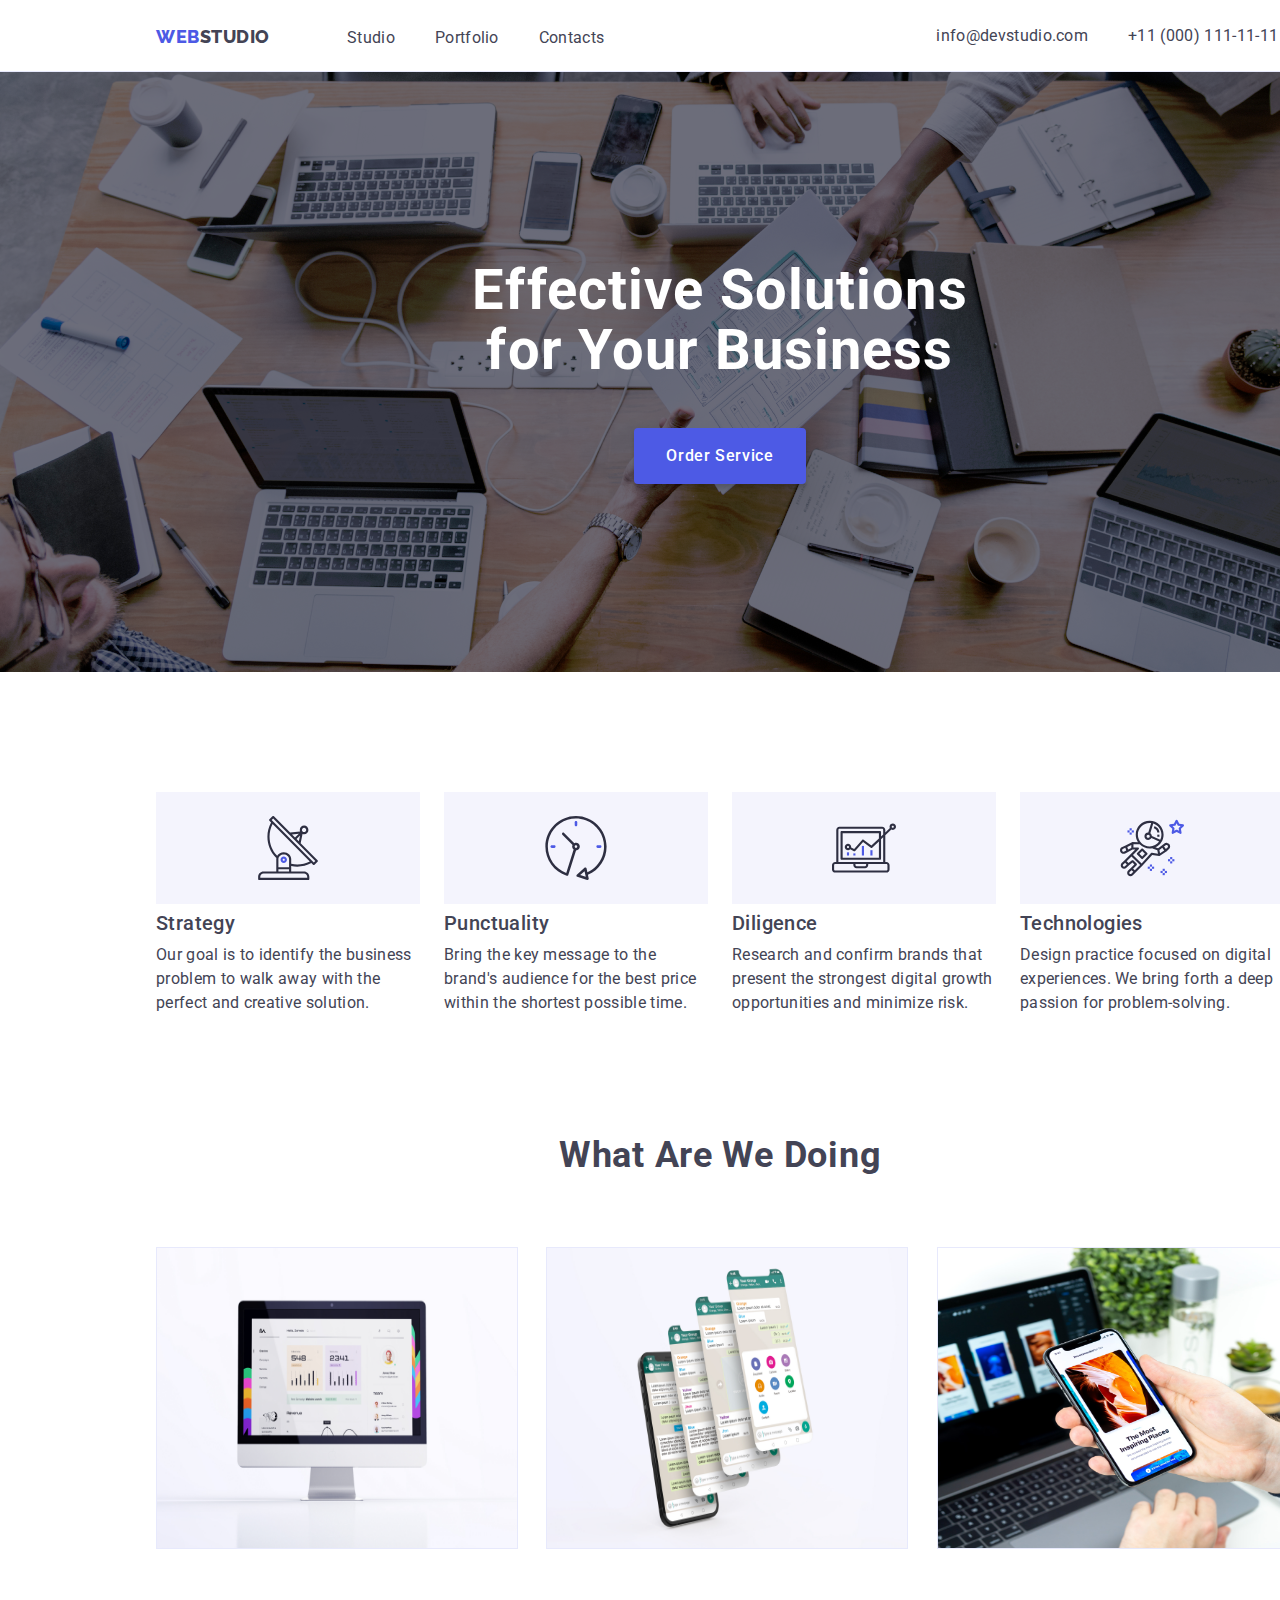
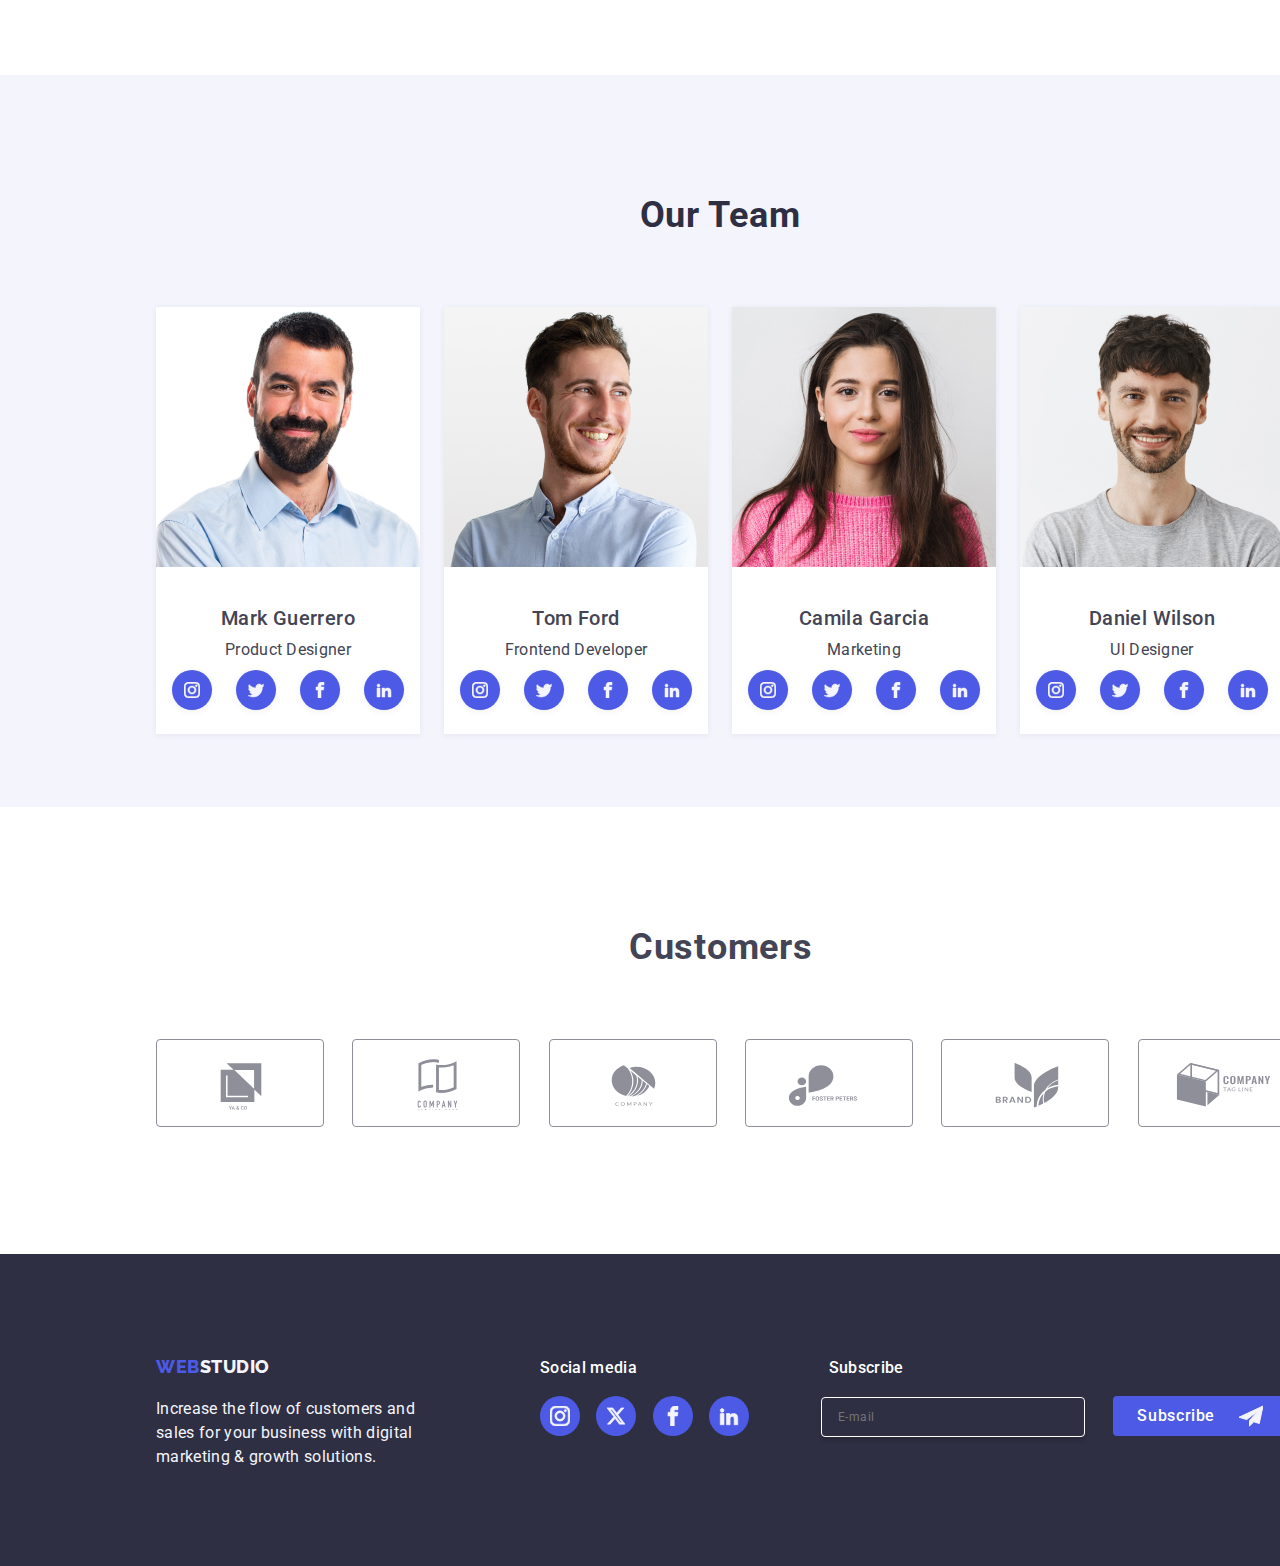
<file: index.html>
<!DOCTYPE html>
<html lang="en">
  <head>
    <meta charset="UTF-8" />
    <meta http-equiv="X-UA-Compatible" content="IE=edge" />
    <meta name="viewport" content="width=device-width, initial-scale=1.0" />
    <link rel="preconnect" href="https://fonts.googleapis.com" />
    <link rel="preconnect" href="https://fonts.gstatic.com" crossorigin />
    <link
      href="https://fonts.googleapis.com/css2?family=Raleway:wght@800&family=Roboto:wght@400;500;700;900&display=swap"
      rel="stylesheet"
    />
    <title>Homepage</title>
    <!-- Normalizer -->
    <link
      rel="stylesheet"
      href="https://cdnjs.cloudflare.com/ajax/libs/modern-normalize/2.0.0/modern-normalize.min.css"
    />

    <!-- CSS Folder -->
    <link rel="stylesheet" href="css/styles.css" />
  </head>

  <body>
    <header>
      <p class="header-sitename">
        <a href="index.html"><span class="header-span">WEB</span>STUDIO</a>
      </p>
      <nav>
        <ul class="header-nav">
          <li><a href="index.html" rel="Home Page">Studio</a></li>
          <li><a href="portfolio.html" rel="Portfolio">Portfolio</a></li>
          <li><a href="#Contacts">Contacts</a></li>
        </ul>
      </nav>
      <ul class="header-contact">
        <li><a href="mailto:info@devstudio.com">info@devstudio.com</a></li>
        <li><a href="tel:+110001111111">+11 (000) 111-11-11</a></li>
      </ul>
    </header>

    <main>
      <section class="splash-header">
        <h1>Effective Solutions for Your Business</h1>
        <button type="button" class="order-button data-modal-open">
          Order Service
        </button>
        <div class="data-modal is-hidden">
          <div class="modal-content">
            <svg class="modal-close-icon data-modal-close" width="8" height="8">
              <use href="./images/icons.svg#icon-close"></use>
            </svg>
            <!-- replace close span to icon, if possible -->
            <p class="modal-title">
              Leave your contacts and we will call you back
            </p>

            <form name="modal-form">
              <!-- Name -->
              <label class="form-field">
                <span class="form-label">Name</span>
                <div class="form-input-icon">
                  <i>
                    <svg class="form-icon" width="18" height="18">
                      <use href="./images/icons.svg#icon-name"></use>
                    </svg>
                  </i>
                  <input
                    class="form-input"
                    type="text"
                    name="customer-name"
                    id=""
                    required
                  />
                </div>
              </label>

              <!-- Phone -->
              <label class="form-field">
                <span class="form-label">Phone</span>
                <div class="form-input-icon">
                  <i>
                    <svg class="form-icon" width="18" height="18">
                      <use href="./images/icons.svg#icon-phone"></use>
                    </svg>
                  </i>
                  <input
                    class="form-input"
                    type="tel"
                    name="customer-phone"
                    id=""
                    required
                  />
                </div>
              </label>

              <!-- Email -->
              <label class="form-field">
                <span class="form-label">Email</span>
                <div class="form-input-icon">
                  <i>
                    <svg class="form-icon" width="18" height="18">
                      <use href="./images/icons.svg#icon-email"></use>
                    </svg>
                  </i>
                  <input
                    class="form-input"
                    type="email"
                    name="user-email"
                    required
                  />
                </div>
              </label>

              <!--  Comments -->
              <label class="form-field">
                <span class="form-label">Comments</span>
                <textarea
                  class="form-textarea"
                  name="user-feedback"
                  rows="8"
                  placeholder="Text input"
                ></textarea>
              </label>

              <!-- Terms and Privacy Policy -->
              <label class="form-agreement">
                <input
                  class="form-checkbox visually-hidden"
                  type="checkbox"
                  name="user-terms"
                  required
                />
                <span class="checkmark"></span>
                <span
                  >I accept the terms and conditions of the
                  <a
                    class="form-terms"
                    href="privacy.html"
                    target="_blank"
                    rel="privacy-policy"
                    >Privacy Policy</a
                  ></span
                >
              </label>

              <!-- Form Button -->
              <button class="button form-button" type="submit">Send</button>
            </form>
          </div>
        </div>
      </section>

      <section class="what-are-we-doing">
        <div class="wawd-advantages">
          <ul>
            <li>
              <svg class="advantages-icon">
                <use
                  href="images/icons.svg#icon-strategy-adv-icon"
                  width="64px"
                  height="64px"
                ></use>
              </svg>
              <h3>Strategy</h3>
              <p>
                Our goal is to identify the business problem to walk away with
                the perfect and creative solution.
              </p>
            </li>
            <li>
              <svg class="advantages-icon">
                <use
                  href="images/icons.svg#icon-punctuality-adv-icon"
                  width="64px"
                  height="64px"
                ></use>
              </svg>
              <h3>Punctuality</h3>
              <p>
                Bring the key message to the brand's audience for the best price
                within the shortest possible time.
              </p>
            </li>
            <li>
              <svg class="advantages-icon">
                <use
                  href="images/icons.svg#icon-diligence-adv-icon"
                  width="64px"
                  height="64px"
                ></use>
              </svg>
              <h3>Diligence</h3>
              <p>
                Research and confirm brands that present the strongest digital
                growth opportunities and minimize risk.
              </p>
            </li>
            <li>
              <svg class="advantages-icon">
                <use
                  href="images/icons.svg#icon-technologies-adv-icon"
                  width="64px"
                  height="64px"
                ></use>
              </svg>
              <h3>Technologies</h3>
              <p>
                Design practice focused on digital experiences. We bring forth a
                deep passion for problem-solving.
              </p>
            </li>
          </ul>
        </div>

        <div class="wawd-images">
          <h2>What are we doing</h2>
          <ul>
            <li><img src="images/wawd-img1.jpg" alt="desktop monitor" /></li>
            <li><img src="images/wawd-img2.jpg" alt="phone screen layer" /></li>
            <li>
              <img src="images/wawd-img3.jpg" alt="man holding a phone" />
            </li>
          </ul>
        </div>
      </section>

      <section class="our-team">
        <h2>Our Team</h2>
        <ul class="our-team-list">
          <li>
            <img src="images/ourteam-markguererro.jpg" alt="mark guerrero" />
            <h3>Mark Guerrero</h3>
            <p>Product Designer</p>
            <ul class="our-team-icons">
              <li class="icons">
                <svg class="ot-social-icons">
                  <use
                    href="images/icons.svg#icon-instagram"
                    width="16px"
                    height="16px"
                  ></use>
                </svg>
              </li>
              <li class="icons">
                <svg class="ot-social-icons">
                  <use
                    href="images/icons.svg#icon-twitter"
                    width="16px"
                    height="16px"
                  ></use>
                </svg>
              </li>
              <li class="icons">
                <svg class="ot-social-icons">
                  <use
                    href="images/icons.svg#icon-facebook"
                    width="16px"
                    height="16px"
                  ></use>
                </svg>
              </li>
              <li class="icons">
                <svg class="ot-social-icons">
                  <use
                    href="images/icons.svg#icon-linkedin2"
                    width="16px"
                    height="16px"
                  ></use>
                </svg>
              </li>
            </ul>
          </li>

          <li>
            <img src="images/ourteam-tomford.jpg" alt="tom ford" />
            <h3>Tom Ford</h3>
            <p>Frontend Developer</p>
            <ul class="our-team-icons">
              <li class="icons">
                <svg class="ot-social-icons">
                  <use
                    href="images/icons.svg#icon-instagram"
                    width="16px"
                    height="16px"
                  ></use>
                </svg>
              </li>
              <li class="icons">
                <svg class="ot-social-icons">
                  <use
                    href="images/icons.svg#icon-twitter"
                    width="16px"
                    height="16px"
                  ></use>
                </svg>
              </li>
              <li class="icons">
                <svg class="ot-social-icons">
                  <use
                    href="images/icons.svg#icon-facebook"
                    width="16px"
                    height="16px"
                  ></use>
                </svg>
              </li>
              <li class="icons">
                <svg class="ot-social-icons">
                  <use
                    href="images/icons.svg#icon-linkedin2"
                    width="16px"
                    height="16px"
                  ></use>
                </svg>
              </li>
            </ul>
          </li>

          <li>
            <img src="images/ourteam-camilagarcia.jpg" alt="camila garcia" />
            <h3>Camila Garcia</h3>
            <p>Marketing</p>
            <ul class="our-team-icons">
              <li class="icons">
                <svg class="ot-social-icons">
                  <use
                    href="images/icons.svg#icon-instagram"
                    width="16px"
                    height="16px"
                  ></use>
                </svg>
              </li>
              <li class="icons">
                <svg class="ot-social-icons">
                  <use
                    href="images/icons.svg#icon-twitter"
                    width="16px"
                    height="16px"
                  ></use>
                </svg>
              </li>
              <li class="icons">
                <svg class="ot-social-icons">
                  <use
                    href="images/icons.svg#icon-facebook"
                    width="16px"
                    height="16px"
                  ></use>
                </svg>
              </li>
              <li class="icons">
                <svg class="ot-social-icons">
                  <use
                    href="images/icons.svg#icon-linkedin2"
                    width="16px"
                    height="16px"
                  ></use>
                </svg>
              </li>
            </ul>
          </li>

          <li>
            <img src="images/ourteam-danielwilson.jpg" alt="daniel wilson" />
            <h3>Daniel Wilson</h3>
            <p>UI Designer</p>
            <ul class="our-team-icons">
              <li class="icons">
                <svg class="ot-social-icons">
                  <use
                    href="images/icons.svg#icon-instagram"
                    width="16px"
                    height="16px"
                  ></use>
                </svg>
              </li>
              <li class="icons">
                <svg class="ot-social-icons">
                  <use
                    href="images/icons.svg#icon-twitter"
                    width="16px"
                    height="16px"
                  ></use>
                </svg>
              </li>
              <li class="icons">
                <svg class="ot-social-icons">
                  <use
                    href="images/icons.svg#icon-facebook"
                    width="16px"
                    height="16px"
                  ></use>
                </svg>
              </li>
              <li class="icons">
                <svg class="ot-social-icons">
                  <use
                    href="images/icons.svg#icon-linkedin2"
                    width="16px"
                    height="16px"
                  ></use>
                </svg>
              </li>
            </ul>
          </li>
        </ul>
      </section>

      <section class="customers">
        <h2 class="customers-header">Customers</h2>
        <ul class="customers-icon">
          <li class="icons">
            <svg class="clients-icon">
              <use
                href="images/icons.svg#icon-Client-1"
                width="104px"
                height="56px"
              ></use>
            </svg>
          </li>
          <li class="icons">
            <svg class="clients-icon">
              <use
                href="images/icons.svg#icon-Client-2"
                width="104px"
                height="56px"
              ></use>
            </svg>
          </li>
          <li class="icons">
            <svg class="clients-icon">
              <use
                href="images/icons.svg#icon-Client-3"
                width="104px"
                height="56px"
              ></use>
            </svg>
          </li>
          <li class="icons">
            <svg class="clients-icon">
              <use
                href="images/icons.svg#icon-Client-4"
                width="104px"
                height="56px"
              ></use>
            </svg>
          </li>
          <li class="icons">
            <svg class="clients-icon">
              <use
                href="images/icons.svg#icon-Client-5"
                width="104px"
                height="56px"
              ></use>
            </svg>
          </li>
          <li class="icons">
            <svg class="clients-icon">
              <use
                href="images/icons.svg#icon-Client-6"
                width="104px"
                height="56px"
              ></use>
            </svg>
          </li>
        </ul>
      </section>
    </main>

    <footer>
      <ul class="footer-line1">
        <li class="footer-sitename">
          <a href="index.html"><span class="footer-span">WEB</span>STUDIO</a>
        </li>
        <li class="footer-socials">Social media</li>
        <li class="footer-subscribe-title">Subscribe</li>
      </ul>
      <ul class="footer-line2">
        <li class="footer-text">
          Increase the flow of customers and sales for your business with
          digital marketing & growth solutions.
        </li>
        <li class="footer-icons">
          <ul class="footer-icons-list">
            <li>
              <a href="https://www.instagram.com" target="_blank">
                <svg class="footer-social-icons">
                  <use
                    href="images/icons.svg#icon-instagram"
                    width="20px"
                    height="20px"
                  ></use></svg
              ></a>
            </li>
            <li>
              <a href="https://x.com" target="_blank"
                ><svg class="footer-social-icons">
                  <use
                    href="images/icons.svg#icon-x"
                    width="20px"
                    height="20px"
                  ></use></svg
              ></a>
            </li>
            <li>
              <a href="https://facebook.com" target="_blank"
                ><svg class="footer-social-icons">
                  <use
                    href="images/icons.svg#icon-facebook"
                    width="20px"
                    height="20px"
                  ></use>
                </svg>
              </a>
            </li>
            <li>
              <a href="https://linkedin.com" target="_blank"
                ><svg class="footer-social-icons">
                  <use
                    href="images/icons.svg#icon-linkedin2"
                    width="20px"
                    height="20px"
                  ></use>
                </svg>
              </a>
            </li>
          </ul>
        </li>
        <li class="footer-subscribe">
          <form name="subscribe-form">
            <input
              class="footer-input"
              type="email"
              name="customer-email"
              id="footSubscribe"
              placeholder="E-mail"
              required
            />
            <button class="subscribe-button" type="submit">
              <ul class="subButtonIcon">
                <li>Subscribe</li>
                <li>
                  <svg class="footer-sub-icon">
                    <use href="images/icons.svg#icon-paper-plane"></use>
                  </svg>
                </li>
              </ul>
            </button>
          </form>
        </li>
      </ul>
    </footer>
    <script src="js/modal.js"></script>
  </body>
</html>
</file>
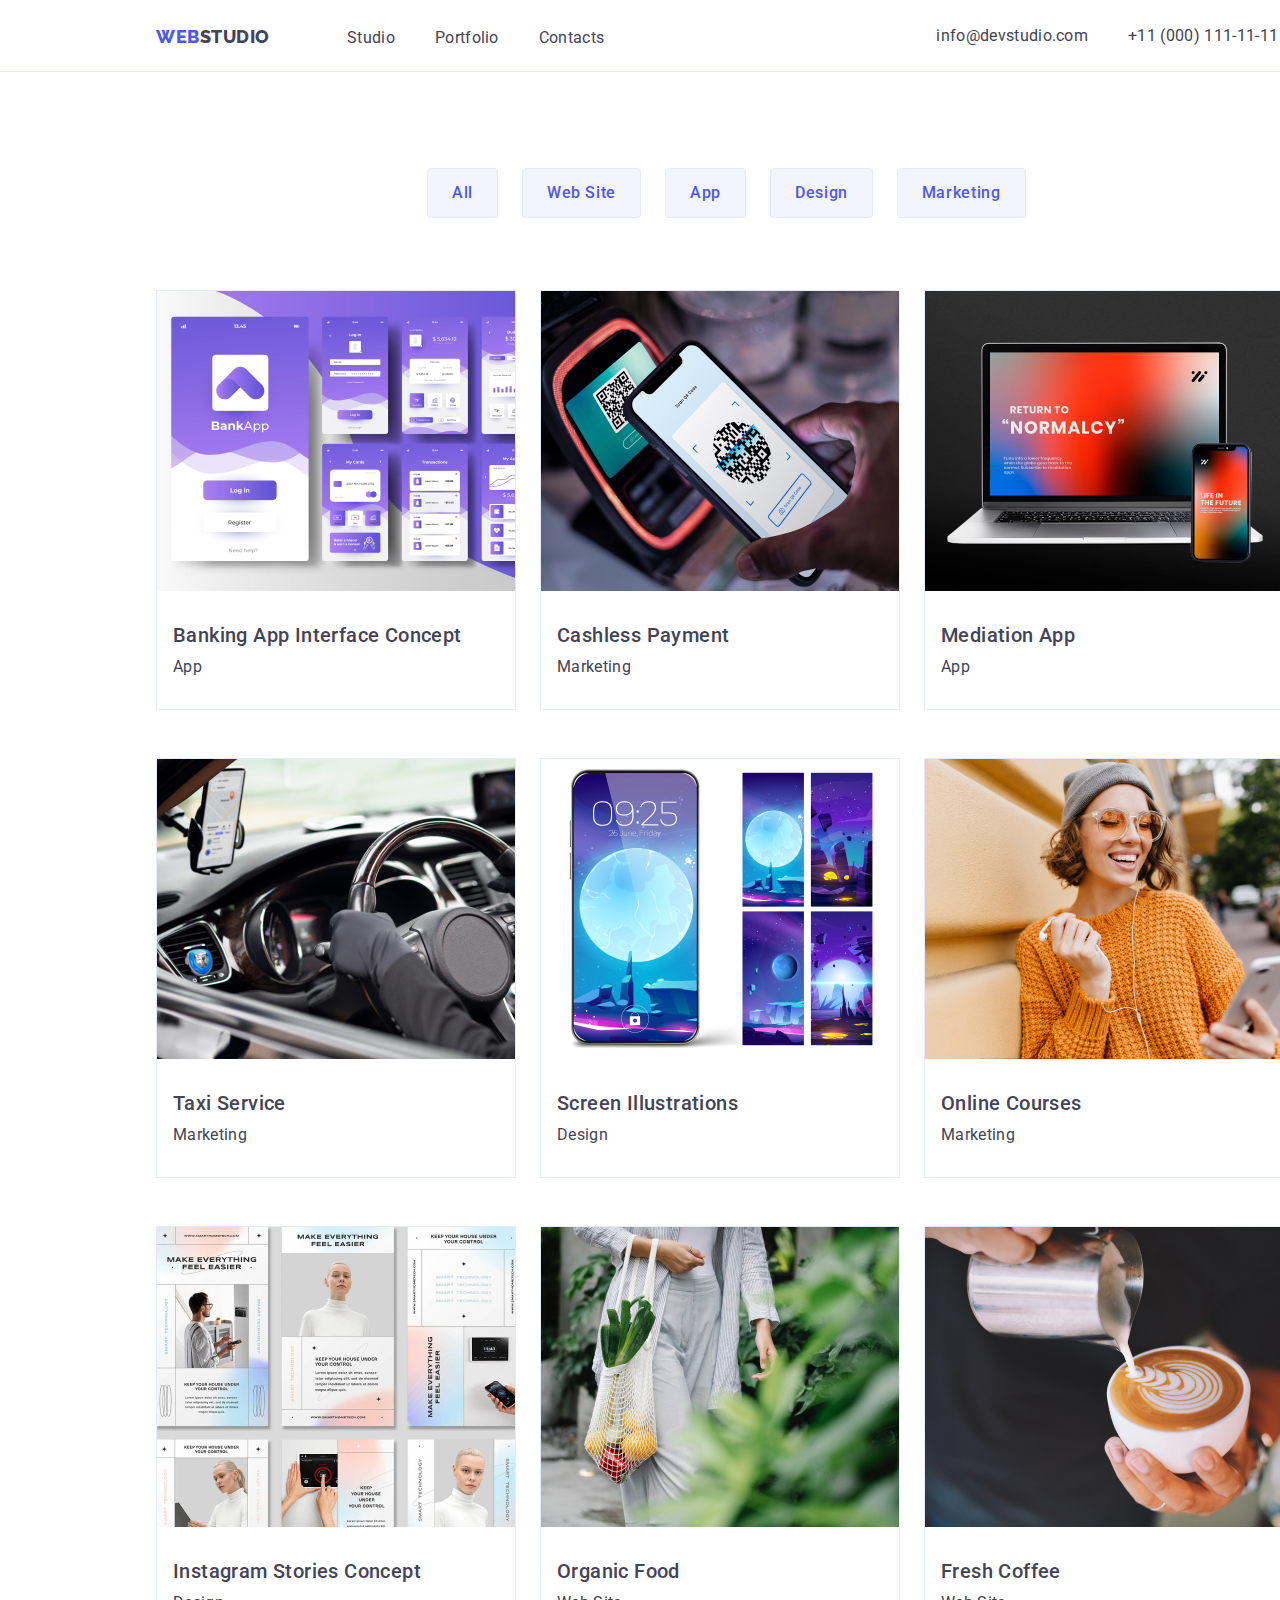
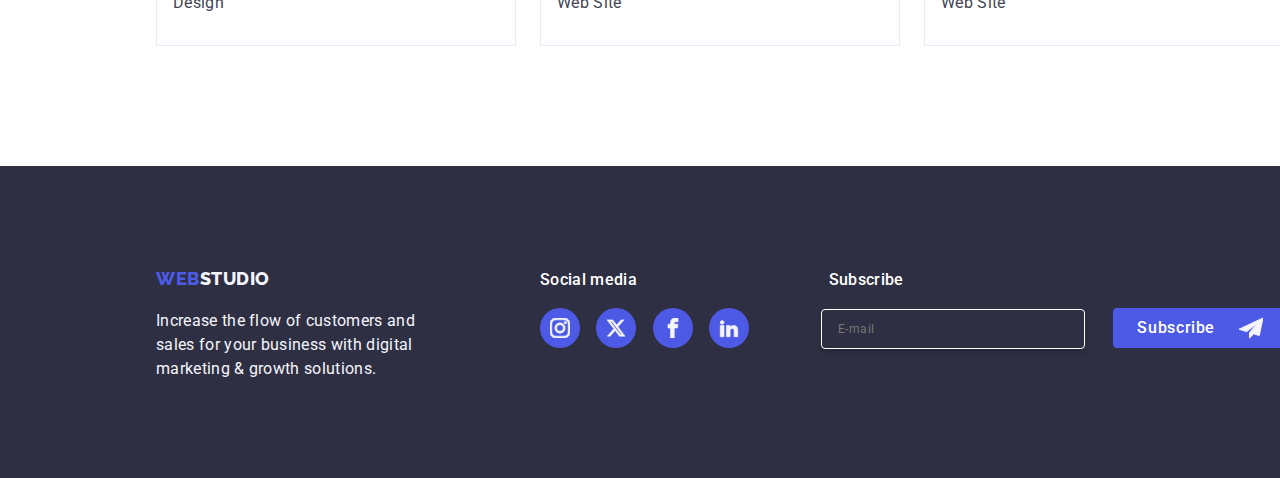
<file: portfolio.html>
<!DOCTYPE html>
<html lang="en">
  <head>
    <meta charset="UTF-8" />
    <meta name="viewport" content="width=device-width, initial-scale=1.0" />
    <link rel="preconnect" href="https://fonts.googleapis.com" />
    <link rel="preconnect" href="https://fonts.gstatic.com" crossorigin />
    <link
      href="https://fonts.googleapis.com/css2?family=Raleway:wght@800&family=Roboto:wght@400;500;700;900&display=swap"
      rel="stylesheet"
    />
    <title>Portfolio</title>
    <!-- Normalizer -->
    <link
      rel="stylesheet"
      href="https://cdnjs.cloudflare.com/ajax/libs/modern-normalize/2.0.0/modern-normalize.min.css"
    />

    <!-- CSS Folder -->
    <link rel="stylesheet" href="css/styles.css" />
  </head>

  <body>
    <header>
      <p class="header-sitename">
        <a href="index.html"><span class="header-span">WEB</span>STUDIO</a>
      </p>
      <nav>
        <ul class="header-nav">
          <li><a href="index.html" rel="Home Page">Studio</a></li>
          <li><a href="portfolio.html" rel="Portfolio">Portfolio</a></li>
          <li><a href="#Contacts">Contacts</a></li>
        </ul>
      </nav>
      <ul class="header-contact">
        <li><a href="mailto:info@devstudio.com">info@devstudio.com</a></li>
        <li><a href="tel:+110001111111">+11 (000) 111-11-11</a></li>
      </ul>
    </header>

    <main>
      <div class="portfolio-filter">
        <button class="all" type="button">All</button>
        <button class="website" type="button">Web Site</button>
        <button class="app" type="button">App</button>
        <button class="design" type="button">Design</button>
        <button class="marketing" type="button">Marketing</button>
      </div>

      <section class="portfolio-images">
        <ul>
          <li class="app">
            <div class="portfolio-box-img">
              <img
                src="images/imgbanking.jpg"
                alt="banking app interface concept"
              />
              <div class="overlay">
                <p>
                  14 Stylish and User-Friendly App Design Concepts · Task
                  Manager App · Calorie Tracker App · Exotic Fruit Ecommerce App
                  · Cloud Storage App
                </p>
              </div>
            </div>
            <h3>Banking App Interface Concept</h3>
            <p>App</p>
          </li>
          <li class="marketing">
            <div class="portfolio-box-img">
              <img src="images/imgcashless.jpg" alt="cashless payment" />
              <div class="overlay">
                <p>
                  14 Stylish and User-Friendly App Design Concepts · Task
                  Manager App · Calorie Tracker App · Exotic Fruit Ecommerce App
                  · Cloud Storage App
                </p>
              </div>
            </div>
            <h3>Cashless Payment</h3>
            <p>Marketing</p>
          </li>
          <li class="app">
            <div class="portfolio-box-img">
              <img src="images/imgmeditation.jpg" alt="mediation app" />
              <div class="overlay">
                <p>
                  14 Stylish and User-Friendly App Design Concepts · Task
                  Manager App · Calorie Tracker App · Exotic Fruit Ecommerce App
                  · Cloud Storage App
                </p>
              </div>
            </div>
            <h3>Mediation App</h3>
            <p>App</p>
          </li>
          <li class="marketing">
            <div class="portfolio-box-img">
              <img src="images/imgtaxi.jpg" alt="taxi service" />
              <div class="overlay">
                <p>
                  14 Stylish and User-Friendly App Design Concepts · Task
                  Manager App · Calorie Tracker App · Exotic Fruit Ecommerce App
                  · Cloud Storage App
                </p>
              </div>
            </div>
            <h3>Taxi Service</h3>
            <p>Marketing</p>
          </li>
          <li class="design">
            <div class="portfolio-box-img">
              <img
                src="images/imgscreenillustr.jpg"
                alt="screen illustrations"
              />
              <div class="overlay">
                <p>
                  14 Stylish and User-Friendly App Design Concepts · Task
                  Manager App · Calorie Tracker App · Exotic Fruit Ecommerce App
                  · Cloud Storage App
                </p>
              </div>
            </div>
            <h3>Screen Illustrations</h3>
            <p>Design</p>
          </li>
          <li class="marketing">
            <div class="portfolio-box-img">
              <img src="images/imgonlinecourses.jpg" alt="online courses" />
              <div class="overlay">
                <p>
                  14 Stylish and User-Friendly App Design Concepts · Task
                  Manager App · Calorie Tracker App · Exotic Fruit Ecommerce App
                  · Cloud Storage App
                </p>
              </div>
            </div>
            <h3>Online Courses</h3>
            <p>Marketing</p>
          </li>
          <li class="design">
            <div class="portfolio-box-img">
              <img
                src="images/imginstagramstories.jpg"
                alt="instagram stories concept"
              />
              <div class="overlay">
                <p>
                  14 Stylish and User-Friendly App Design Concepts · Task
                  Manager App · Calorie Tracker App · Exotic Fruit Ecommerce App
                  · Cloud Storage App
                </p>
              </div>
            </div>
            <h3>Instagram Stories Concept</h3>
            <p>Design</p>
          </li>
          <li class="website">
            <div class="portfolio-box-img">
              <img src="images/imgorganicfood.jpg" alt="organic food" />
              <div class="overlay">
                <p>
                  14 Stylish and User-Friendly App Design Concepts · Task
                  Manager App · Calorie Tracker App · Exotic Fruit Ecommerce App
                  · Cloud Storage App
                </p>
              </div>
            </div>
            <h3>Organic Food</h3>
            <p>Web Site</p>
          </li>
          <li class="website">
            <div class="portfolio-box-img">
              <img src="images/imgfreshcoffee.jpg" alt="fresh coffee" />
              <div class="overlay">
                <p>
                  14 Stylish and User-Friendly App Design Concepts · Task
                  Manager App · Calorie Tracker App · Exotic Fruit Ecommerce App
                  · Cloud Storage App
                </p>
              </div>
            </div>
            <h3>Fresh Coffee</h3>
            <p>Web Site</p>
          </li>
        </ul>
      </section>
    </main>

    <footer>
      <ul class="footer-line1">
        <li class="footer-sitename">
          <a href="index.html"><span class="footer-span">WEB</span>STUDIO</a>
        </li>
        <li class="footer-socials">Social media</li>
        <li class="footer-subscribe-title">Subscribe</li>
      </ul>
      <ul class="footer-line2">
        <li class="footer-text">
          Increase the flow of customers and sales for your business with
          digital marketing & growth solutions.
        </li>
        <li class="footer-icons">
          <ul class="footer-icons-list">
            <li>
              <a href="https://www.instagram.com" target="_blank">
                <svg class="footer-social-icons">
                  <use
                    href="images/icons.svg#icon-instagram"
                    width="20px"
                    height="20px"
                  ></use></svg
              ></a>
            </li>
            <li>
              <a href="https://x.com" target="_blank"
                ><svg class="footer-social-icons">
                  <use
                    href="images/icons.svg#icon-x"
                    width="20px"
                    height="20px"
                  ></use></svg
              ></a>
            </li>
            <li>
              <a href="https://facebook.com" target="_blank"
                ><svg class="footer-social-icons">
                  <use
                    href="images/icons.svg#icon-facebook"
                    width="20px"
                    height="20px"
                  ></use>
                </svg>
              </a>
            </li>
            <li>
              <a href="https://linkedin.com" target="_blank"
                ><svg class="footer-social-icons">
                  <use
                    href="images/icons.svg#icon-linkedin2"
                    width="20px"
                    height="20px"
                  ></use>
                </svg>
              </a>
            </li>
          </ul>
        </li>
        <li class="footer-subscribe">
          <form name="subscribe-form">
            <input
              class="footer-input"
              type="email"
              name="customer-email"
              id="footSubscribe"
              placeholder="E-mail"
              required
            />
            <button class="subscribe-button" type="submit">
              <ul class="subButtonIcon">
                <li>Subscribe</li>
                <li>
                  <svg class="footer-sub-icon">
                    <use href="images/icons.svg#icon-paper-plane"></use>
                  </svg>
                </li>
              </ul>
            </button>
          </form>
        </li>
      </ul>
    </footer>
  </body>
</html>
</file>
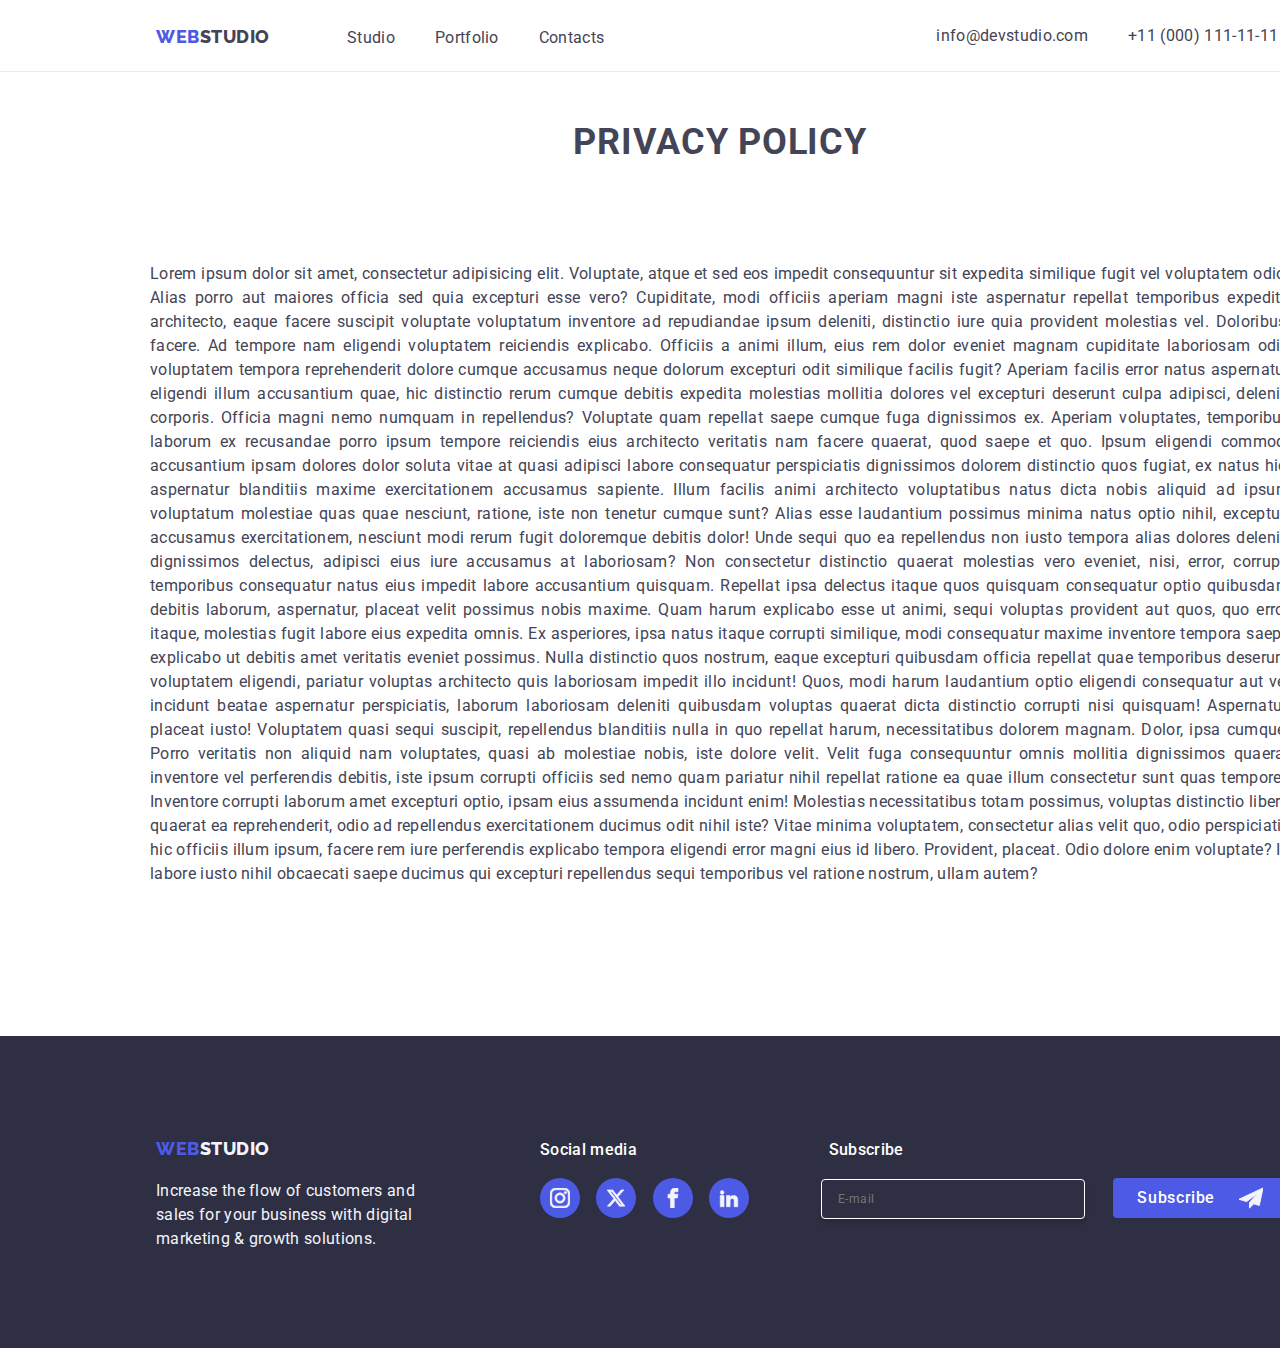
<file: privacy.html>
<!DOCTYPE html>
<html lang="en">
  <head>
    <meta charset="UTF-8" />
    <meta name="viewport" content="width=device-width, initial-scale=1.0" />
    <link rel="preconnect" href="https://fonts.googleapis.com" />
    <link rel="preconnect" href="https://fonts.gstatic.com" crossorigin />
    <link
      href="https://fonts.googleapis.com/css2?family=Raleway:wght@800&family=Roboto:wght@400;500;700;900&display=swap"
      rel="stylesheet"
    />
    <title>Portfolio</title>
    <!-- Normalizer -->
    <link
      rel="stylesheet"
      href="https://cdnjs.cloudflare.com/ajax/libs/modern-normalize/2.0.0/modern-normalize.min.css"
    />

    <!-- CSS Folder -->
    <link rel="stylesheet" href="css/styles.css" />
  </head>

  <body>
    <header>
      <p class="header-sitename">
        <a href="index.html"><span class="header-span">WEB</span>STUDIO</a>
      </p>
      <nav>
        <ul class="header-nav">
          <li><a href="index.html" rel="Home Page">Studio</a></li>
          <li><a href="portfolio.html" rel="Portfolio">Portfolio</a></li>
          <li><a href="#Contacts">Contacts</a></li>
        </ul>
      </nav>
      <ul class="header-contact">
        <li><a href="mailto:info@devstudio.com">info@devstudio.com</a></li>
        <li><a href="tel:+110001111111">+11 (000) 111-11-11</a></li>
      </ul>
    </header>

    <main>
      <section class="privacy-policy">
        <h2>PRIVACY POLICY</h2>
        <p>
          Lorem ipsum dolor sit amet, consectetur adipisicing elit. Voluptate,
          atque et sed eos impedit consequuntur sit expedita similique fugit vel
          voluptatem odio! Alias porro aut maiores officia sed quia excepturi
          esse vero? Cupiditate, modi officiis aperiam magni iste aspernatur
          repellat temporibus expedita architecto, eaque facere suscipit
          voluptate voluptatum inventore ad repudiandae ipsum deleniti,
          distinctio iure quia provident molestias vel. Doloribus, facere. Ad
          tempore nam eligendi voluptatem reiciendis explicabo. Officiis a animi
          illum, eius rem dolor eveniet magnam cupiditate laboriosam odio
          voluptatem tempora reprehenderit dolore cumque accusamus neque dolorum
          excepturi odit similique facilis fugit? Aperiam facilis error natus
          aspernatur eligendi illum accusantium quae, hic distinctio rerum
          cumque debitis expedita molestias mollitia dolores vel excepturi
          deserunt culpa adipisci, deleniti corporis. Officia magni nemo numquam
          in repellendus? Voluptate quam repellat saepe cumque fuga dignissimos
          ex. Aperiam voluptates, temporibus laborum ex recusandae porro ipsum
          tempore reiciendis eius architecto veritatis nam facere quaerat, quod
          saepe et quo. Ipsum eligendi commodi accusantium ipsam dolores dolor
          soluta vitae at quasi adipisci labore consequatur perspiciatis
          dignissimos dolorem distinctio quos fugiat, ex natus hic, aspernatur
          blanditiis maxime exercitationem accusamus sapiente. Illum facilis
          animi architecto voluptatibus natus dicta nobis aliquid ad ipsum
          voluptatum molestiae quas quae nesciunt, ratione, iste non tenetur
          cumque sunt? Alias esse laudantium possimus minima natus optio nihil,
          excepturi accusamus exercitationem, nesciunt modi rerum fugit
          doloremque debitis dolor! Unde sequi quo ea repellendus non iusto
          tempora alias dolores deleniti dignissimos delectus, adipisci eius
          iure accusamus at laboriosam? Non consectetur distinctio quaerat
          molestias vero eveniet, nisi, error, corrupti temporibus consequatur
          natus eius impedit labore accusantium quisquam. Repellat ipsa delectus
          itaque quos quisquam consequatur optio quibusdam debitis laborum,
          aspernatur, placeat velit possimus nobis maxime. Quam harum explicabo
          esse ut animi, sequi voluptas provident aut quos, quo error itaque,
          molestias fugit labore eius expedita omnis. Ex asperiores, ipsa natus
          itaque corrupti similique, modi consequatur maxime inventore tempora
          saepe explicabo ut debitis amet veritatis eveniet possimus. Nulla
          distinctio quos nostrum, eaque excepturi quibusdam officia repellat
          quae temporibus deserunt voluptatem eligendi, pariatur voluptas
          architecto quis laboriosam impedit illo incidunt! Quos, modi harum
          laudantium optio eligendi consequatur aut vel incidunt beatae
          aspernatur perspiciatis, laborum laboriosam deleniti quibusdam
          voluptas quaerat dicta distinctio corrupti nisi quisquam! Aspernatur,
          placeat iusto! Voluptatem quasi sequi suscipit, repellendus blanditiis
          nulla in quo repellat harum, necessitatibus dolorem magnam. Dolor,
          ipsa cumque. Porro veritatis non aliquid nam voluptates, quasi ab
          molestiae nobis, iste dolore velit. Velit fuga consequuntur omnis
          mollitia dignissimos quaerat inventore vel perferendis debitis, iste
          ipsum corrupti officiis sed nemo quam pariatur nihil repellat ratione
          ea quae illum consectetur sunt quas tempore? Inventore corrupti
          laborum amet excepturi optio, ipsam eius assumenda incidunt enim!
          Molestias necessitatibus totam possimus, voluptas distinctio libero
          quaerat ea reprehenderit, odio ad repellendus exercitationem ducimus
          odit nihil iste? Vitae minima voluptatem, consectetur alias velit quo,
          odio perspiciatis hic officiis illum ipsum, facere rem iure
          perferendis explicabo tempora eligendi error magni eius id libero.
          Provident, placeat. Odio dolore enim voluptate? In labore iusto nihil
          obcaecati saepe ducimus qui excepturi repellendus sequi temporibus vel
          ratione nostrum, ullam autem?
        </p>
      </section>
    </main>

    <footer>
      <ul class="footer-line1">
        <li class="footer-sitename">
          <a href="index.html"><span class="footer-span">WEB</span>STUDIO</a>
        </li>
        <li class="footer-socials">Social media</li>
        <li class="footer-subscribe-title">Subscribe</li>
      </ul>
      <ul class="footer-line2">
        <li class="footer-text">
          Increase the flow of customers and sales for your business with
          digital marketing & growth solutions.
        </li>
        <li class="footer-icons">
          <ul class="footer-icons-list">
            <li>
              <a href="https://www.instagram.com" target="_blank">
                <svg class="footer-social-icons">
                  <use
                    href="images/icons.svg#icon-instagram"
                    width="20px"
                    height="20px"
                  ></use></svg
              ></a>
            </li>
            <li>
              <a href="https://x.com" target="_blank"
                ><svg class="footer-social-icons">
                  <use
                    href="images/icons.svg#icon-x"
                    width="20px"
                    height="20px"
                  ></use></svg
              ></a>
            </li>
            <li>
              <a href="https://facebook.com" target="_blank"
                ><svg class="footer-social-icons">
                  <use
                    href="images/icons.svg#icon-facebook"
                    width="20px"
                    height="20px"
                  ></use>
                </svg>
              </a>
            </li>
            <li>
              <a href="https://linkedin.com" target="_blank"
                ><svg class="footer-social-icons">
                  <use
                    href="images/icons.svg#icon-linkedin2"
                    width="20px"
                    height="20px"
                  ></use>
                </svg>
              </a>
            </li>
          </ul>
        </li>
        <li class="footer-subscribe">
          <form name="subscribe-form">
            <input
              class="footer-input"
              type="email"
              name="customer-email"
              id="footSubscribe"
              placeholder="E-mail"
              required
            />
            <button class="subscribe-button" type="submit">
              <ul class="subButtonIcon">
                <li>Subscribe</li>
                <li>
                  <svg class="footer-sub-icon">
                    <use href="images/icons.svg#icon-paper-plane"></use>
                  </svg>
                </li>
              </ul>
            </button>
          </form>
        </li>
      </ul>
    </footer>
  </body>
</html>
</file>
<file: css/styles.css>
/* GENERAL OR GLOBAL SELECTORS */
body {
  color: #434455;
  font-family: Roboto, sans-serif;
  font-size: 16px;
  font-style: normal;
  font-weight: 400;
  line-height: 24px; /* 150% */
  letter-spacing: 0.02em;
  width: 1440px;
  margin: auto;
}

ul {
  list-style: none;
  padding: 0px;
  margin: 0px;
}

h2 {
  text-align: center;
  font-size: 36px;
  font-style: normal;
  font-weight: 700;
  line-height: 40px; /* 111.111% */
  letter-spacing: 0.02em;
  margin: 0px;
  text-transform: capitalize;
}

h3 {
  font-size: 20px;
  font-style: normal;
  font-weight: 500;
  line-height: 24px; /* 120% */
  letter-spacing: 0.02em;
}

p {
  margin: 0px;
}

button {
  cursor: pointer;
}

/* WEBSITE HEADER SECTION */
header {
  width: 1440px;
  height: 72px;
  border-bottom: 1px solid #e7e9fc;
  display: inline-flex;
}

header a {
  text-decoration: none;
  color: #434455;
}

header li {
  padding-right: 40px;
}

header ul a:hover,
header ul a:focus {
  color: #404bbf;
  transition-duration: 250ms;
  transition-timing-function: cubic-bezier(0.4, 0, 0.2, 1);
}

header nav a:hover,
header nav a:focus {
  padding-bottom: 20px;
  border-bottom: 4px solid #404bbf;
}

.header-sitename {
  padding-top: 25.5px;
  padding-left: 156px;
  justify-content: flex-start;
  width: 115px;
  align-items: center;
  font-family: Raleway, sans-serif;
  font-size: 18px;
  font-weight: 800;
  line-height: 21px;
  letter-spacing: 0.54px;
  text-transform: uppercase;
  color: #2e2f42;
}

.header-nav {
  padding-top: 25.5px;
  padding-left: 191px;
}

.header-span {
  color: #4d5ae5;
}

.header-contact {
  padding-left: 292px;
}

.header-nav,
.header-contact {
  display: flex;
  align-items: center;
  margin: 0;
}

.header-contact a {
  color: #434455;
}

/* WEBSITE FOOTER SECTION */
footer {
  background: var(--NAVY-BLUE, #2e2f42);
  color: var(--CLOUD, #f4f4fd);
  height: 312px;
  width: 1440px;
  margin: 0px;
}

footer a {
  text-decoration: none;
  color: var(--CLOUD, #f4f4fd);
  font-family: Raleway;
  font-size: 18px;
  font-weight: 800;
  line-height: 21px;
  letter-spacing: 0.54px;
  text-transform: uppercase;
}

.footer-line1,
.footer-line2 {
  padding-left: 156px;
}

.footer-span {
  color: #4d5ae5;
}

.footer-sitename {
  width: 115px;
}

/* INDEX - BODY SECTION */
/* SPLASH HEADER */
.splash-header {
  text-align: center;
  color: white;
  background: rgba(46, 47, 66, 0.7);
  height: 600px;
  margin: 0;
  background-image: url("../images/splash-header-bg.jpg");
  background-repeat: no-repeat;
  background-position: center;
  background-size: cover;
  background-blend-mode: darken;
}

.splash-header h1 {
  margin: 0;
  font-size: 56px;
  padding: 188px 472px 48px 472px;
  line-height: 60px;
  letter-spacing: 0.02em;
  font-weight: 700;
}

.order-button,
.form-button {
  border-radius: 4px;
  background: #4d5ae5;
  box-shadow: 0px 4px 4px 0px rgba(0, 0, 0, 0.15);
  display: inline-flex;
  padding: 16px 32px;
  align-items: flex-start;
  gap: 10px;
  color: var(--WHITE, #fff);
  border-width: 0px;
}

.order-button,
.portfolio-filter button {
  font-size: 16px;
  font-style: normal;
  font-weight: 500;
  line-height: 24px; /* 150% */
  letter-spacing: 0.64px;
}

.order-button:hover,
.portfolio-filter button:hover,
.order-button:focus,
.portfolio-filter button:focus,
.form-button:hover,
.form-button:focus,
.subscribe-button:hover,
.subscribe-button:focus {
  background: var(--OCEAN, #404bbf);
  color: var(--WHITE, #fff);
  transition-duration: 250ms;
  transition-timing-function: cubic-bezier(0.4, 0, 0.2, 1);
}

/* INDEX - BODY SECTION */
/* WHAT ARE WE DOING */
.what-are-we-doing {
  padding-top: 120px;
  margin-left: 156px;
  margin-bottom: 120px;
  padding: 0;
}

.wawd-advantages ul {
  display: inline-flex;
  justify-content: center;
  padding-top: 120px;
}

.wawd-advantages h3 {
  margin: 0px 24px 8px 0px;
}

.wawd-advantages p {
  justify-content: center;
  align-items: flex-start;
  width: 264px;
  margin: 0px 24px 0px 0px;
}
.wawd-images h2 {
  margin: 120px 0px 72px 0px;
  padding-left: 403px;
  width: 323px;
  text-wrap: nowrap;
}

.wawd-images li {
  display: inline-flex;
  justify-content: center;
  margin-right: 24px;
  border: 1px solid #e7e9fc;
}

.wawd-images img {
  width: 360px;
  height: 300px;
}

/* INDEX - BODY SECTION */
/* OUR TEAM */
.our-team {
  width: 1440px;
  height: 732px;
  background-color: #f4f4fd;
  padding-top: 120px;
  margin: 0px;
  text-align: center;
}
.our-team h2 {
  color: var(--NAVY-BLUE, #2e2f42);
  text-align: center;
}

.our-team h3 {
  margin: 0px;
  padding-top: 32px;
}

.our-team ul {
  display: flex;
  justify-content: center;
  padding-top: 72px;
  margin: 0;
}

.our-team li {
  background-color: #ffffff;
  margin-right: 24px;
  box-shadow: 0px 2px 1px 0px #2e2f4214;
  box-shadow: 0px 1px 1px 0px #2e2f4229;
  box-shadow: 0px 1px 6px 0px #2e2f4214;
}

.our-team p {
  padding-top: 8px;
}

/*SITE PORTFOLIO PAGE */
/* BUTTONS */
.portfolio-filter {
  display: inline-flex;
  padding-top: 96px;
  padding-left: 427px;
  padding-bottom: 72px;
}

.portfolio-filter button {
  border-radius: 4px;
  border: 1px solid var(--CORNFLOWER, #e7e9fc);
  background: var(--CLOUD, #f4f4fd);
  display: flex;
  padding: 12px 24px;
  justify-content: center;
  align-items: center;
  color: var(--IRIS, #4d5ae5);
  text-align: center;
  margin-right: 24px;
}

/*SITE PORTFOLIO PAGE */
/* CARDS/IMAGES */
.portfolio-images {
  width: 1440px;
  display: flex;
  padding-left: 156px;
}

.portfolio-images h3 {
  margin: 0px;
  padding-top: 32px;
  padding-left: 16px;
}

.portfolio-images img {
  width: 360px;
  height: 300px;
  flex-shrink: 0;
}

.portfolio-images ul {
  display: flex;
  flex-wrap: wrap;
}

.portfolio-images li {
  background-color: #ffffff;
  margin-right: 24px;
  border: 1px solid #e7e9fc;
  width: 360px;
  height: 420px;
  overflow: hidden;
}

.portfolio-images li:nth-of-type(3n + 1) {
  margin-bottom: 48px;
}

.portfolio-images li:last-child {
  margin-bottom: 120px;
}

.portfolio-images p {
  margin: 0px;
  padding-top: 8px;
  padding-left: 16px;
  padding-bottom: 32px;
}

/* TEST ICON CREATION AND NEW SECTION */
.customers-header {
  padding: 120px 628px 72px 629px;
}

.portfolio-images li:hover {
  box-shadow: 0px 2px 1px 0px rgba(46, 47, 66, 0.08);
  box-shadow: 0px 1px 1px 0px rgba(46, 47, 66, 0.16);
  box-shadow: 0px 1px 6px 0px rgba(46, 47, 66, 0.08);
  border: 1px solid rgba(244, 244, 253, 1);
  cursor: pointer;
  transition-duration: 250ms;
  transition-timing-function: cubic-bezier(0.4, 0, 0.2, 1);
}

.advantages-icon {
  background-color: rgba(244, 244, 253, 1);
  width: 264px;
  height: 112px;
  padding: 24px 100px;
  display: inline-block;
}

.ot-social-icons {
  padding: 12px;
  width: 40px;
  height: 40px;
  stroke: rgba(244, 244, 253, 1);
  fill: rgba(244, 244, 253, 1);
  box-shadow: none;
  align-items: center;
}

ul .our-team-icons {
  padding-top: 8px;
  padding-bottom: 24px;
  border: 0px;
}

.our-team-icons li {
  background-color: rgba(77, 90, 229, 1);
  width: 40px;
  height: 40px;
  border-radius: 50%;
}

.our-team :last-child {
  margin-right: 0px;
}

.clients-icon {
  background-color: inherit;
  display: inline-flex;
  width: 168px;
  height: 88px;
  padding: 16px 32px;
  justify-content: center;
  margin-right: 24px;
  fill: rgba(142, 143, 153, 1);
  border: 1px solid rgba(142, 143, 153, 1);
  border-radius: 4px;
}

.customers-icon {
  padding-left: 156px;
  padding-bottom: 120px;
}

.clients-icon:hover {
  cursor: pointer;
  border-color: rgba(64, 75, 191, 1);
  fill: rgba(64, 75, 191, 1);
  transition-duration: 250ms;
  transition-timing-function: cubic-bezier(0.4, 0, 0.2, 1);
}

.customers-icon li {
  display: inline-flex;
  justify-content: center;
  align-content: center;
}

/* footer icons */
.footer-social-icons {
  padding: 10px;
  width: 40px;
  height: 40px;
  stroke: rgba(244, 244, 253, 1);
  fill: rgba(244, 244, 253, 1);
  box-shadow: none;
  align-items: center;
  margin: 0px;
}

.footer-icons {
  display: inline-flex;
  padding-top: 16px;
  padding-left: 120px;
  border: 0px;
  margin: 0px;
}

.footer-icons li {
  background-color: rgba(77, 90, 229, 1);
  width: 40px;
  height: 40px;
  border-radius: 50%;
  display: inline-flex;
  margin-right: 12px;
}

.footer-socials {
  color: rgba(255, 255, 255, 1);
  font-size: 16px;
  font-weight: 500;
  line-height: 24px;
  letter-spacing: 0.02em;
  text-align: left;
  padding-left: 269px;
}

.footer-line1 {
  display: inline-flex;
  padding-top: 101.5px;
  margin: 0px;
}

.footer-line2 {
  display: flex;
  margin: 0px;
}

.footer-text {
  padding-top: 17.5px;
  width: 264px;
  margin: 0px;
}

.footer-icons li:hover,
.footer-icons li:focus {
  background-color: rgba(49, 208, 170, 1);
  transition-duration: 250ms;
  transition-timing-function: cubic-bezier(0.4, 0, 0.2, 1);
}

.our-team-icons li:hover,
.footer-icons li:focus {
  background-color: rgba(64, 75, 191, 1);
  transition-duration: 250ms;
  transition-timing-function: cubic-bezier(0.4, 0, 0.2, 1);
}

/* HW5 PORTFOLIO TRANSITION UPDATES */
.portfolio-box-img {
  position: relative;
  width: 360px;
  height: 300px;
  margin: 0 auto;
  overflow: hidden;
}

.overlay {
  position: absolute;
  top: 0;
  left: 0;
  width: 100%;
  height: 100%;
  background-color: rgba(77, 90, 229, 1);

  transform: translatey(100%);
  transition-duration: 250ms;
  transition-timing-function: cubic-bezier(0.4, 0, 0.2, 1);
  opacity: 85%;
}

.portfolio-box-img:hover .overlay {
  transform: translatey(0);
  transition-duration: 250ms;
  transition-timing-function: cubic-bezier(0.4, 0, 0.2, 1);
}

.overlay p {
  color: #fff;
  padding: 30px;
  margin: 0;
  font-size: 18px;
}
/* MODAL TEST */
.data-modal {
  display: flex;
  background-color: hsla(0, 0%, 0%, 0.5);
  position: fixed;
  left: 0;
  top: 0;
  right: 0;
  bottom: 0;
  margin: auto;
  color: black;
}

.is-hidden {
  display: flex;
  background-color: hsla(0, 0%, 0%, 0.5);
  position: fixed;
  left: 0;
  top: 0;
  right: 0;
  bottom: 0;
  margin: auto;
  visibility: hidden;
}

.modal-content {
  margin: auto;
  position: relative;
  width: 408px;
  height: 584px;
  border-radius: 4px;
  background-color: rgba(252, 252, 252, 1);
  box-shadow: 0px 2px 1px 0px rgba(0, 0, 0, 0.2);
  box-shadow: 0px 1px 3px 0px rgba(0, 0, 0, 0.12);
  box-shadow: 0px 1px 1px 0px rgba(0, 0, 0, 0.14);
}

/* MODAL FORM */
.modal-content {
  padding: 24px;
  font-size: 12px;
  font-weight: 400;
  line-height: 14px;
  letter-spacing: 0.04em;
  text-align: left;
  color: rgba(142, 143, 153, 1);
}

.modal-close-icon {
  padding: 6px;
  width: 24px;
  height: 24px;
  fill: rgba(46, 47, 66, 1);
  box-shadow: none;
  background-color: rgba(231, 233, 252, 1);
  border-radius: 50%;
  border-color: rgba(0, 0, 0, 1);
  margin-left: 336px;
}

.modal-close-icon:hover {
  cursor: pointer;
}

.modal-title {
  font-size: 16px;
  font-weight: 500;
  line-height: 24px;
  letter-spacing: 0.02em;
  text-align: center;
  margin-top: 24px;
  margin-bottom: 8px;
  color: rgba(46, 47, 66, 1);
}

.form-field {
  display: block;
  position: relative;
}

.form-label {
  font-size: 12px;
  font-weight: 400;
  line-height: 14px;
  letter-spacing: 0.04em;
  color: rgba(142, 143, 153, 1);
}

.form-input {
  height: 40px;
  margin-top: 4px;
  margin-bottom: 8px;
  padding-left: 38px;
}

.form-textarea {
  margin-top: 4px;
  margin-bottom: 16px;
  padding-top: 8px;
  padding-left: 16px;
  max-width: 360px;
  max-height: 120px;
}

.form-input,
.form-textarea {
  /* display:block -> for icon positioning */
  display: block;
  width: 360px;
  /* margin: 0 0 29px 0; */
  border: 1px solid rgba(46, 47, 66, 0.4);
  border-radius: 4px;
  outline: 0;
}

.form-input-icon i {
  position: absolute;
  padding: 11px 0px 11px 16px;
}

.form-checkbox {
  margin-bottom: 24px;
}

.form-button {
  margin-left: 95px;
  box-sizing: content-box;
  display: inline-flex;
  width: 105px;
  justify-content: center;
}

.form-terms {
  line-height: 16px;
  text-decoration: underline;
  color: rgba(77, 90, 229, 1);
}

.form-field:focus-within,
.form-input:focus-within,
.form-textarea:focus-within {
  border-color: rgba(77, 90, 229, 1);
  fill: rgba(77, 90, 229, 1);
  cursor: pointer;
}

/* END OF FORM */

/* ADDITIONAL FOOTER SECTION */
.subscribe-form {
  height: 40px;
}

.footer-subscribe-title {
  color: rgba(255, 255, 255, 1);
  font-size: 16px;
  font-weight: 500;
  line-height: 24px;
  letter-spacing: 0.02em;
  text-align: left;
  padding-left: 192px;
}

.footer-subscribe {
  padding-left: 60px;
}

.footer-input {
  width: 264px;
  height: 40px;
  background-color: transparent;
  border: 1px solid rgba(255, 255, 255, 1);
  box-shadow: 0px 4px 4px 0px rgba(0, 0, 0, 0.15);
  color: rgba(255, 255, 255, 1);
  border-radius: 4px;
  font-size: 12px;
  font-weight: 400;
  line-height: 24px;
  letter-spacing: 0.04em;
  text-align: left;
  padding-left: 16px;
}

.subscribe-button {
  margin-left: 24px;
  margin-top: 16px;
  padding: 8px 24px;
  border-radius: 4px;
  background: rgba(77, 90, 229, 1);
  color: var(--WHITE, #fff);
  text-align: center;
  letter-spacing: 0.04em;
  font-size: 16px;
  font-weight: 500;
  line-height: 24px;
  gap: 16px;
  border-width: 0px;
  height: 40px;
}

.subButtonIcon {
  display: inline-flex;
  margin: 0px;
}

.footer-sub-icon {
  width: 24px;
  height: 24px;
  stroke: rgba(244, 244, 253, 1);
  fill: rgba(244, 244, 253, 1);
  box-shadow: none;
  align-items: center;
  margin-left: 24px;
}
/* END OF FOOTER */

/* EXTRA PAGE - PRIVACY POLICY */
.privacy-policy {
  padding: 50px;
}

.privacy-policy p {
  margin: 100px;
  text-align: justify;
}
</file>
